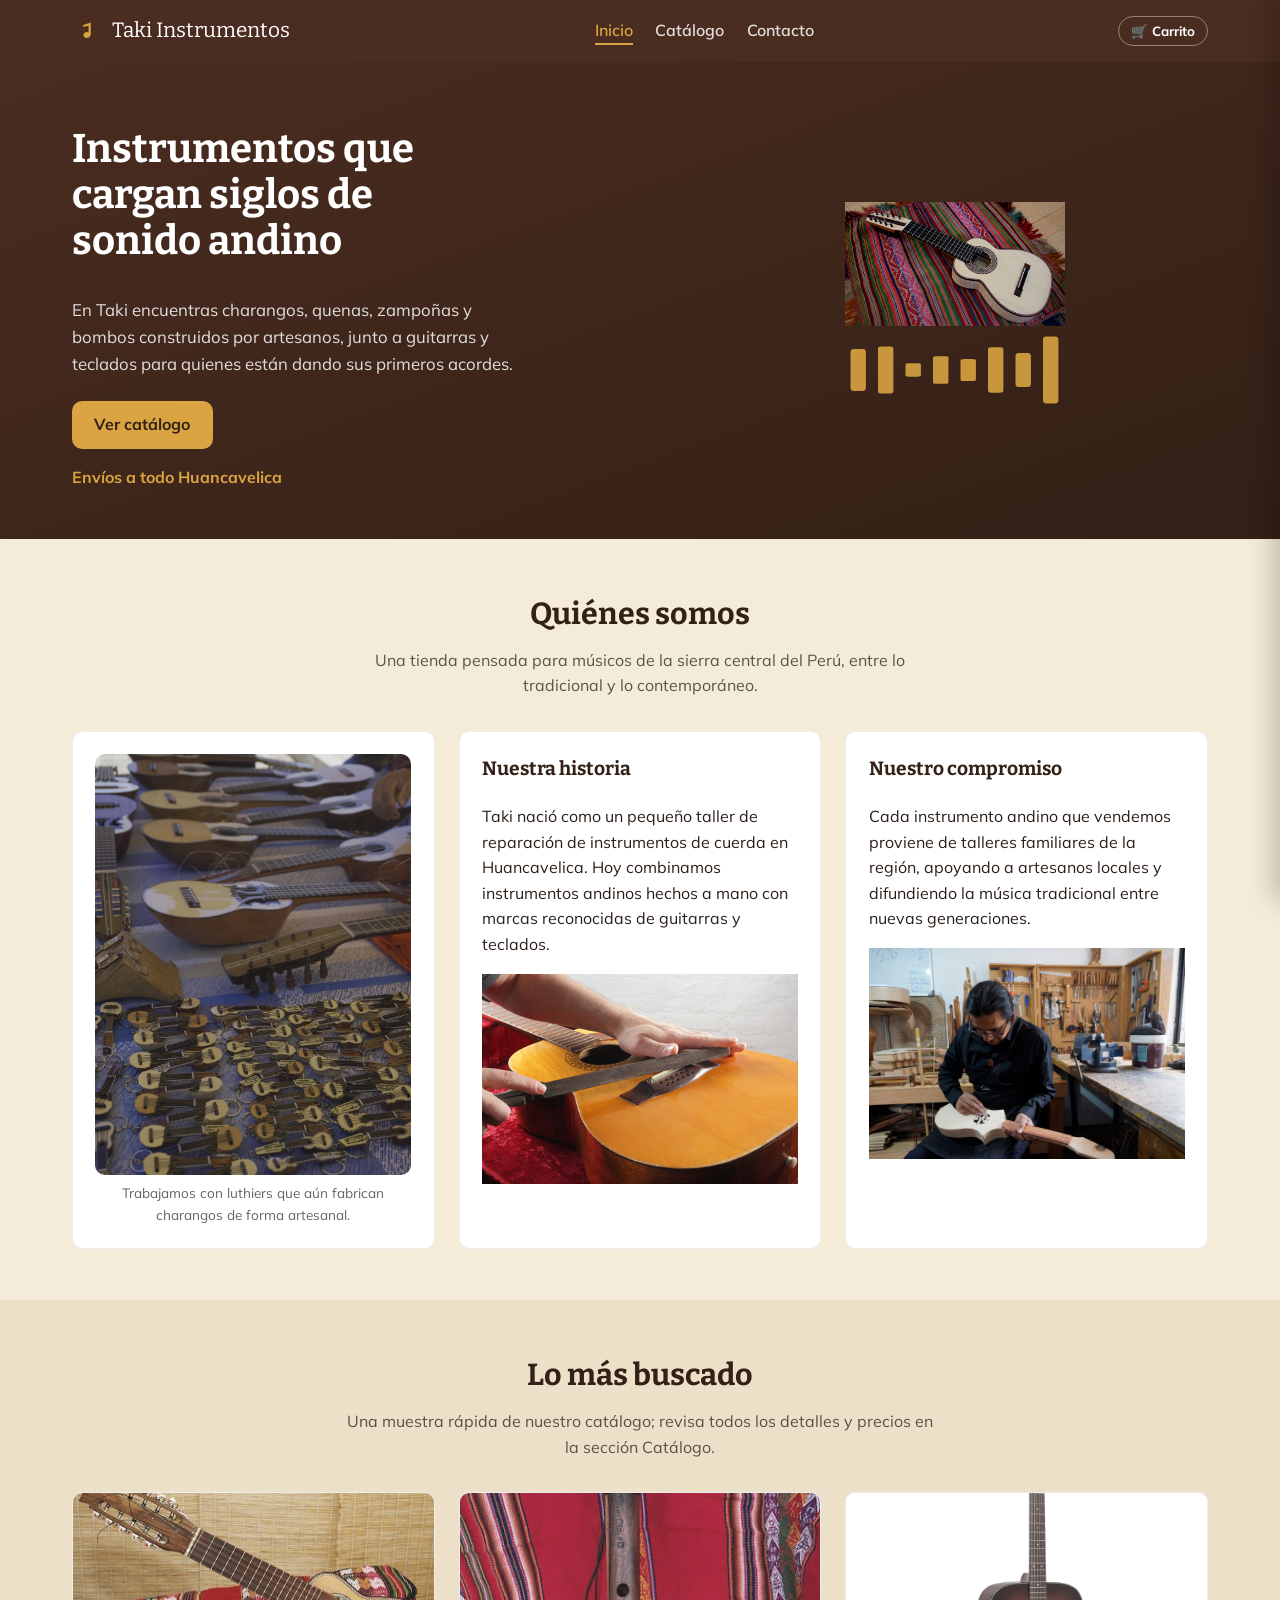
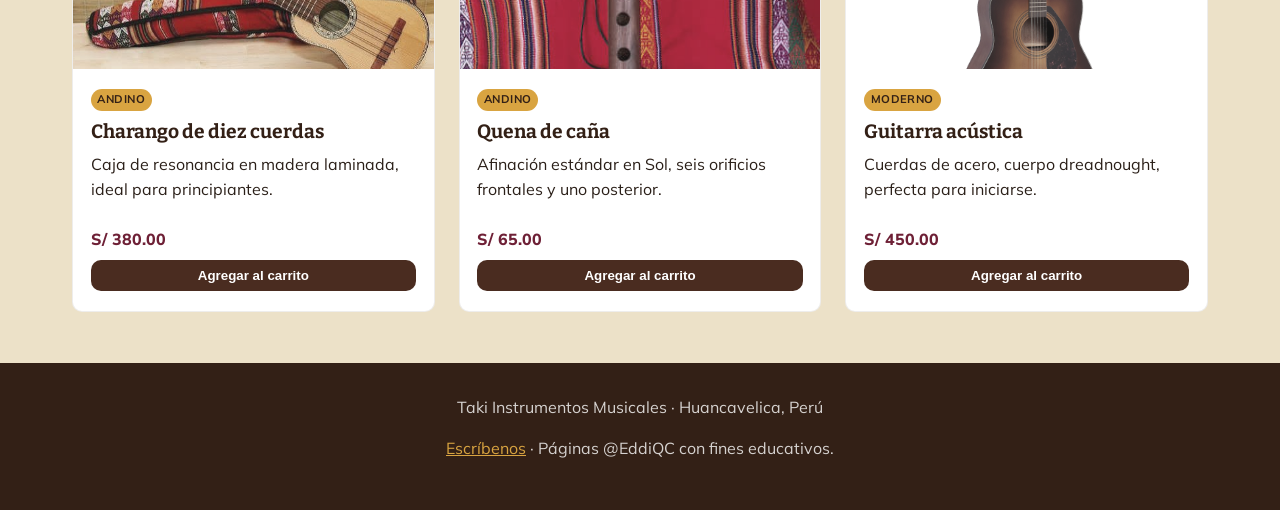
<file: index.html>
<!DOCTYPE html>
<html lang="es">
<head>
  <meta charset="UTF-8">  
  <meta name="viewport" content="width=device-width, initial-scale=1.0">
  <title>Taki Instrumentos Musicales &mdash; Andinos y modernos</title>
  <meta name="description" content="Tienda de instrumentos musicales andinos y modernos: charangos, quenas, zampoñas, bombos, guitarras y teclados.">
  <meta name="author" content="Eddi Quispe">
  <meta name="keywords" content="instrumentos musicales, charango, quena, zampoña, bombo, guitarra, teclado, tienda musical">
  <link rel="icon" type="image/svg+xml" href="svg/favicon.svg">
  <link rel="preconnect" href="https://fonts.googleapis.com">
  <link href="https://fonts.googleapis.com/css2?family=Bitter:wght@500;700&family=Mulish:wght@400;600;700&display=swap" rel="stylesheet">
  <link rel="stylesheet" href="css/styles.css">
</head>
<body>

  <header class="site-header">
    <nav class="nav-bar">
      <a href="index.html" class="brand">
        <img src="svg/favicon.svg" alt="Logotipo Taki Instrumentos">
        Taki Instrumentos
      </a>
      <ul class="nav-links">
        <li><a href="index.html" class="activa">Inicio</a></li>
        <li><a href="catalogo.html">Catálogo</a></li>
        <li><a href="contacto.html">Contacto</a></li>
      </ul>
      <button type="button" id="abrir-carrito" class="carrito-btn" aria-haspopup="true">
        🛒 Carrito <span class="carrito-badge" hidden>0</span>
      </button>
    </nav>
  </header>

  <section class="hero">
    <div class="container">
      <div class="hero-text">
        <h1>Instrumentos que cargan siglos de sonido andino</h1>
        <p class="hero-lead">En Taki encuentras charangos, quenas, zampoñas y bombos construidos por artesanos, junto a guitarras y teclados para quienes están dando sus primeros acordes.</p>
        <a href="catalogo.html" class="cta">Ver catálogo</a>
        <div class="destacados-rotativos">
          <span class="destacado-frase">Envíos a todo Huancavelica</span>
          <span class="destacado-frase">Artesanos locales certificados</span>
          <span class="destacado-frase">Paga tu instrumento en cuotas</span>
        </div>
      </div>
      <div class="hero-visual">
        <img src="img/charango-peruano.jpg" alt="Charango andino de cuerdas, instrumento insignia de la tienda">
        <img class="onda-sonora" src="svg/onda-sonora.svg" alt="Animación decorativa de ecualizador de sonido">
      </div>
    </div>
  </section>

  <main>
    <section class="section" id="quienes-somos">
      <div class="container">
        <h2 class="section-title">Quiénes somos</h2>
        <p class="section-sub">Una tienda pensada para músicos de la sierra central del Perú, entre lo tradicional y lo contemporáneo.</p>

        <div class="cards-grid">
          <figure class="info-card">
            <img src="img/charangos.jpg" alt="Feria de venta de charangos artesanales">
            <figcaption>Trabajamos con luthiers que aún fabrican charangos de forma artesanal.</figcaption>
          </figure>
          <div class="info-card">
            <h3>Nuestra historia</h3>
            <p>Taki nació como un pequeño taller de reparación de instrumentos de cuerda en Huancavelica. Hoy combinamos instrumentos andinos hechos a mano con marcas reconocidas de guitarras y teclados.</p>
            <img src="img/Taller.jpg" alt="Nuestro taller en Huancavelica">
          </div>
          <div class="info-card">
            <h3>Nuestro compromiso</h3>
            <p>Cada instrumento andino que vendemos proviene de talleres familiares de la región, apoyando a artesanos locales y difundiendo la música tradicional entre nuevas generaciones.</p>
            <img src="img/taller2.jpg" alt="Compromiso con nuestros artesanos">
          </div>
        </div>
      </div>
    </section>

    <section class="section alt" id="destacados">
      <div class="container">
        <h2 class="section-title">Lo más buscado</h2>
        <p class="section-sub">Una muestra rápida de nuestro catálogo; revisa todos los detalles y precios en la sección Catálogo.</p>

        <div class="product-grid">
          <article class="product-card" data-id="charango" data-nombre="Charango de diez cuerdas" data-categoria="Andino">
            <div class="product-media">
              <img src="img/charango_h.jpg" alt="Charango de diez cuerdas">
            </div>
            <div class="product-body">
              <span class="badge">Andino</span>
              <h3>Charango de diez cuerdas</h3>
              <p>Caja de resonancia en madera laminada, ideal para principiantes.</p>
              <span class="price-tag">S/ 380.00</span>
              <button type="button" class="agregar-carrito">Agregar al carrito</button>
            </div>
          </article>
          <article class="product-card" data-id="quena" data-nombre="Quena de caña" data-categoria="Andino">
            <div class="product-media">
              <img src="img/quena2.jpg" alt="Quena de caña">
            </div>
            <div class="product-body">
              <span class="badge">Andino</span>
              <h3>Quena de caña</h3>
              <p>Afinación estándar en Sol, seis orificios frontales y uno posterior.</p>
              <span class="price-tag">S/ 65.00</span>
              <button type="button" class="agregar-carrito">Agregar al carrito</button>
            </div>
          </article>
          <article class="product-card" data-id="guitarra" data-nombre="Guitarra acústica" data-categoria="Moderno">
            <div class="product-media">
              <img src="img/F335.png" alt="Guitarra acústica">
            </div>
            <div class="product-body">
              <span class="badge">Moderno</span>
              <h3>Guitarra acústica</h3>
              <p>Cuerdas de acero, cuerpo dreadnought, perfecta para iniciarse.</p>
              <span class="price-tag">S/ 450.00</span>
              <button type="button" class="agregar-carrito">Agregar al carrito</button>
            </div>
          </article>
        </div>
      </div>
    </section>
  </main>

  <footer class="site-footer">
    <p>Taki Instrumentos Musicales &middot; Huancavelica, Perú</p>
    <p><a href="contacto.html">Escríbenos</a> &middot; Páginas @EddiQC con fines educativos.</p>
  </footer>

  <div id="carrito-fondo" class="carrito-fondo"></div>
  <aside id="carrito-panel" class="carrito-panel" aria-hidden="true">
    <div class="carrito-cabecera">
      <h2>Tu carrito</h2>
      <button type="button" id="cerrar-carrito" class="carrito-cerrar" aria-label="Cerrar carrito">&times;</button>
    </div>
    <p id="carrito-vacio">Tu carrito está vacío.</p>
    <ul id="carrito-lista" class="carrito-lista"></ul>
    <div class="carrito-resumen">
      <p class="carrito-resumen-linea"><span>Total</span> <span id="carrito-total">S/ 0.00</span></p>
      <p id="carrito-cuotas" class="carrito-cuotas"></p>
      <p class="carrito-puntos">Puntos Taki ganados: <span id="puntos-taki">0</span></p>
      <a href="contacto.html" class="cta" style="display:block; text-align:center;">Finalizar pedido</a>
    </div>
  </aside>

  <div id="toast-contenedor" class="toast-contenedor"></div>
  <button type="button" id="volver-arriba" class="volver-arriba" aria-label="Volver arriba">&uarr;</button>

  <div id="cargando">
    <img src="svg/onda-sonora.svg" alt="Cargando" style="width:80px;">
  </div>

  <script src="js/app.js" defer></script>
</body>
</html>
</file>
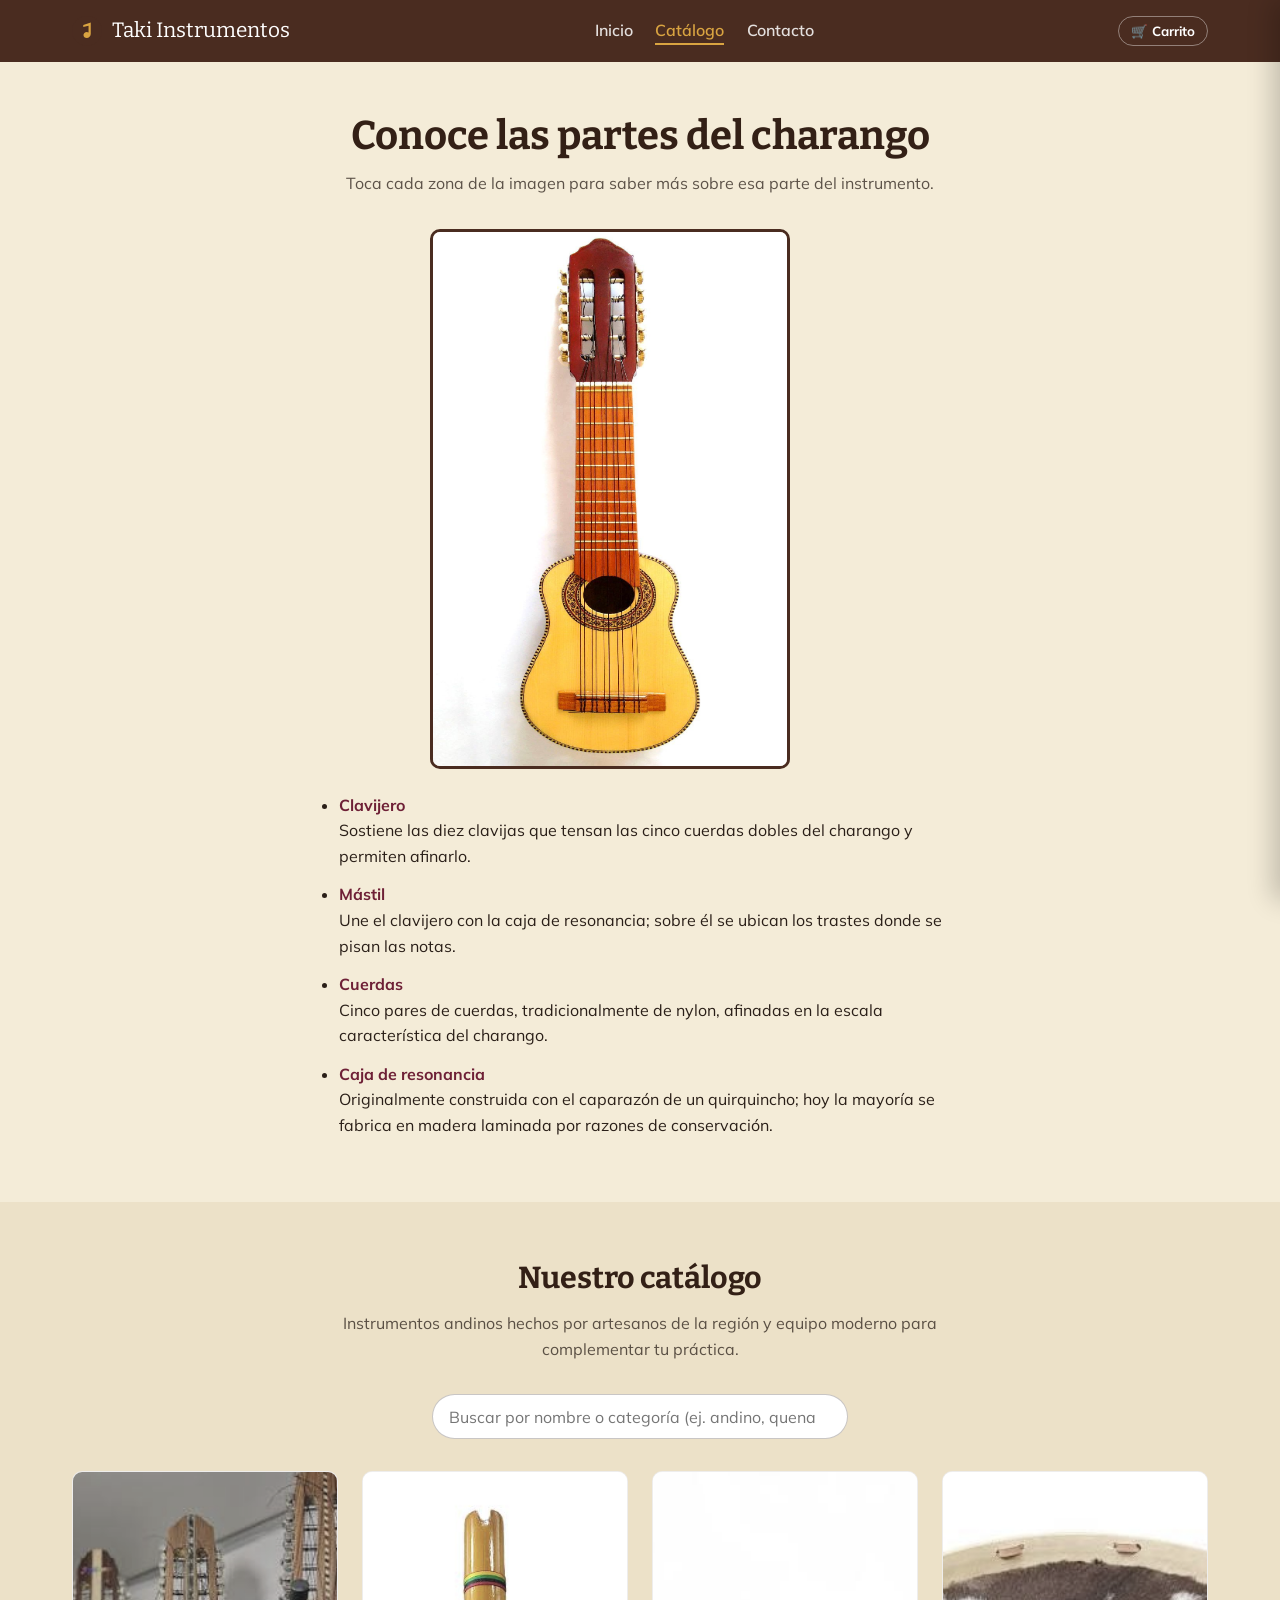
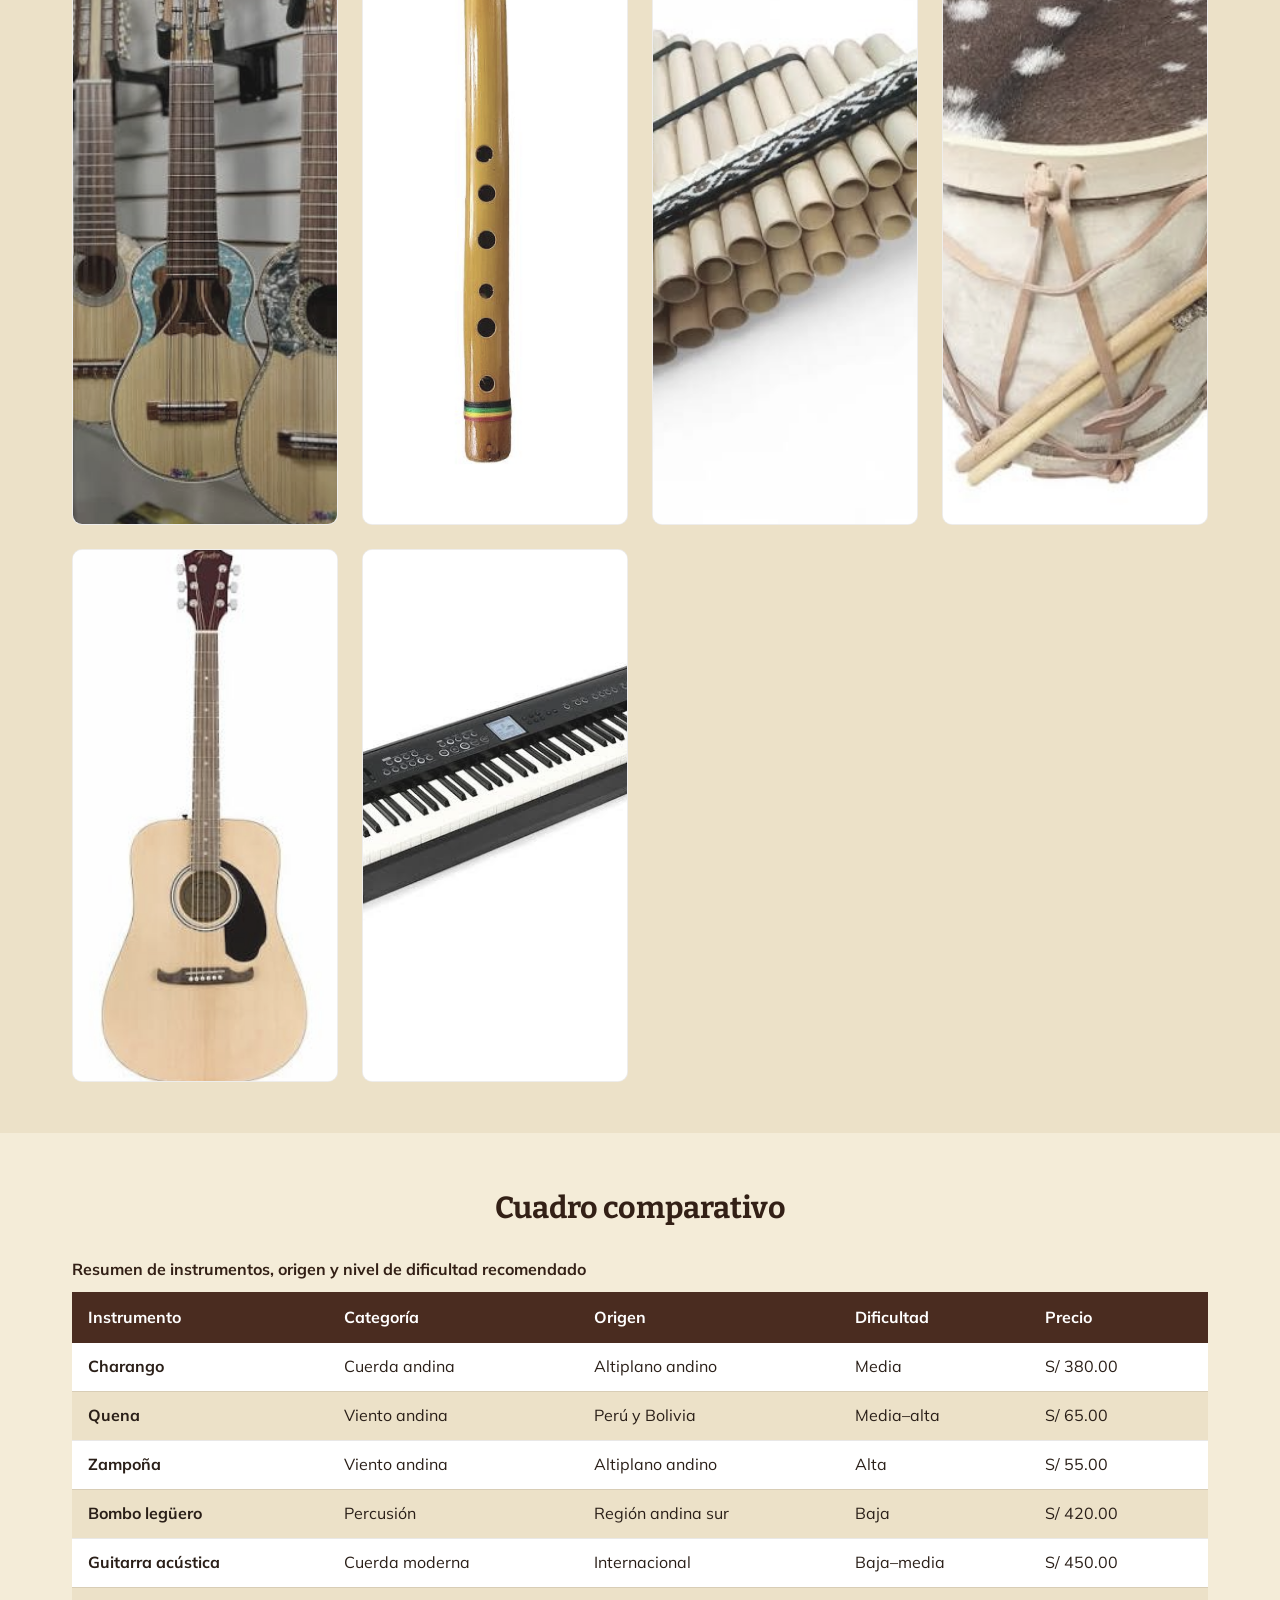
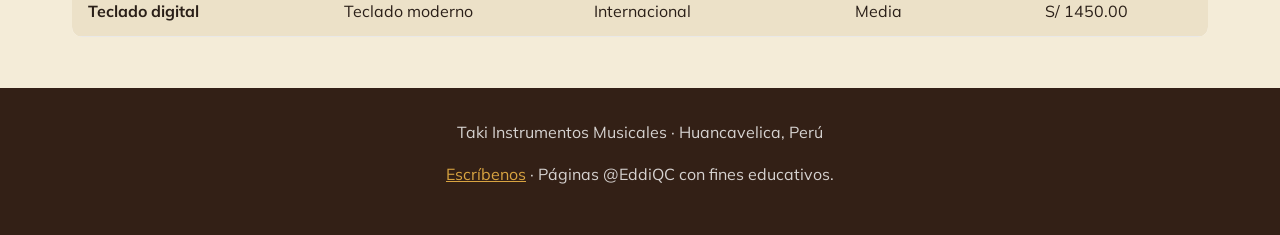
<file: catalogo.html>
<!DOCTYPE html>
<html lang="es">
<head>
  <meta charset="UTF-8">
  <meta name="viewport" content="width=device-width, initial-scale=1.0">
  <title>Catálogo &mdash; Taki Instrumentos Musicales</title>
  <meta name="description" content="Catálogo de instrumentos andinos y modernos: charango, quena, zampoña, bombo, guitarra y teclado, con precios.">
  <meta name="author" content="Eddi Quispe">
  <link rel="icon" type="image/svg+xml" href="svg/favicon.svg">
  <link rel="preconnect" href="https://fonts.googleapis.com">
  <link href="https://fonts.googleapis.com/css2?family=Bitter:wght@500;700&family=Mulish:wght@400;600;700&display=swap" rel="stylesheet">
  <link rel="stylesheet" href="css/styles.css">
</head>
<body>

  <header class="site-header">
    <nav class="nav-bar">
      <a href="index.html" class="brand">
        <img src="svg/favicon.svg" alt="Logotipo Taki Instrumentos">
        Taki Instrumentos
      </a>
      <ul class="nav-links">
        <li><a href="index.html">Inicio</a></li>
        <li><a href="catalogo.html" class="activa">Catálogo</a></li>
        <li><a href="contacto.html">Contacto</a></li>
      </ul>
      <button type="button" id="abrir-carrito" class="carrito-btn" aria-haspopup="true">
        🛒 Carrito <span class="carrito-badge" hidden>0</span>
      </button>
    </nav>
  </header>

  <main>

    <section class="section">
      <div class="container">
        <h1 class="section-title">Conoce las partes del charango</h1>
        <p class="section-sub">Toca cada zona de la imagen para saber más sobre esa parte del instrumento.</p>

        <div class="map-wrap">
          <img src="img/Pcharango.jpg"
               alt="Charango andino visto de frente, con zonas interactivas sobre sus partes"
               usemap="#mapa-charango" width="360" height="540">
          <map name="mapa-charango">
            <area shape="rect" coords="140,5,220,55" href="#parte-clavijero" alt="Clavijero" title="Clavijero">
            <area shape="rect" coords="155,55,205,225" href="#parte-mastil" alt="Mástil" title="Mástil">
            <area shape="rect" coords="170,225,190,420" href="#parte-cuerdas" alt="Cuerdas" title="Cuerdas">
            <area shape="rect" coords="45,225,315,525" href="#parte-caja" alt="Caja de resonancia" title="Caja de resonancia">
          </map>
        </div>

        <ul class="partes-lista">
          <li id="parte-clavijero"><span>Clavijero</span> Sostiene las diez clavijas que tensan las cinco cuerdas dobles del charango y permiten afinarlo.</li>
          <li id="parte-mastil"><span>Mástil</span> Une el clavijero con la caja de resonancia; sobre él se ubican los trastes donde se pisan las notas.</li>
          <li id="parte-cuerdas"><span>Cuerdas</span> Cinco pares de cuerdas, tradicionalmente de nylon, afinadas en la escala característica del charango.</li>
          <li id="parte-caja"><span>Caja de resonancia</span> Originalmente construida con el caparazón de un quirquincho; hoy la mayoría se fabrica en madera laminada por razones de conservación.</li>
        </ul>
      </div>
    </section>

    <section class="section alt">
      <div class="container">
        <h2 class="section-title">Nuestro catálogo</h2>
        <p class="section-sub">Instrumentos andinos hechos por artesanos de la región y equipo moderno para complementar tu práctica.</p>

        <div class="buscador-wrap">
          <label for="buscador" class="campo label-oculta">Buscar instrumento</label>
          <input type="search" id="buscador" placeholder="Buscar por nombre o categoría (ej. andino, quena)...">
        </div>
        <p id="sin-resultados" hidden>No encontramos instrumentos con ese término.</p>

        <div class="product-grid">

          <article class="product-card" data-id="charango" data-nombre="Charango de diez cuerdas" data-categoria="Andino">
            <picture class="product-media">
              <source media="(max-width: 480px)" srcset="img/charango.jpg 300w">
              <img src="img/charango10.jpg"
                   srcset="img/charango10.jpg 300w,
                           img/charango10.jpg 600w"
                   sizes="(max-width: 480px) 300px, 600px"
                   alt="Charango andino de diez cuerdas">
            </picture>
            <div class="product-body">
              <span class="badge">Andino</span>
              <h3>Charango de diez cuerdas</h3>
              <p>Tapa en madera de pino, cuerpo abombado, incluye funda básica.</p>
              <span class="price-tag">S/ 380.00</span>
            <button type="button" class="agregar-carrito">Agregar al carrito</button>
            </div>
          </article>

          <article class="product-card" data-id="quena" data-nombre="Quena de caña" data-categoria="Andino">
            <picture class="product-media">
              <img src="img/quena.jpg"
                   srcset="img/quena.jpg 300w,
                           img/quena.jpg 600w"
                   sizes="(max-width: 480px) 300px, 600px"
                   alt="Quena de caña, flauta andina">
            </picture>
            <div class="product-body">
              <span class="badge">Andino</span>
              <h3>Quena de caña</h3>
              <p>Afinación en Sol, seis orificios frontales y uno posterior para el pulgar.</p>
              <span class="price-tag">S/ 65.00</span>
            <button type="button" class="agregar-carrito">Agregar al carrito</button>
            </div>
          </article>

          <article class="product-card" data-id="zampona" data-nombre="Zampoña (siku)" data-categoria="Andino">
            <picture class="product-media">
              <img src="img/zampoña2.jpg"
                   srcset="img/zampoña2.jpg 300w,
                           img/zampoña2.jpg 600w"
                   sizes="(max-width: 480px) 300px, 600px"
                   alt="Zampoña de caña, doble hilera de tubos">
            </picture>
            <div class="product-body">
              <span class="badge">Andino</span>
              <h3>Zampoña (siku)</h3>
              <p>Par de hileras &mdash; arca e ira &mdash; para tocar en dúo o en solitario.</p>
              <span class="price-tag">S/ 55.00</span>
            <button type="button" class="agregar-carrito">Agregar al carrito</button>
            </div>
          </article>

          <article class="product-card" data-id="bombo" data-nombre="Bombo legüero" data-categoria="Andino">
            <picture class="product-media">
              <img src="img/bombo.jpg"
                   srcset="img/bombo.jpg 300w,
                           img/bombo.jpg 600w"
                   sizes="(max-width: 480px) 300px, 600px"
                   alt="Bombo legüero de cuero">
            </picture>
            <div class="product-body">
              <span class="badge">Andino</span>
              <h3>Bombo legüero</h3>
              <p>Parches de cuero curtido sobre cuerpo de madera ahuecada.</p>
              <span class="price-tag">S/ 420.00</span>
            <button type="button" class="agregar-carrito">Agregar al carrito</button>
            </div>
          </article>

          <article class="product-card" data-id="guitarra" data-nombre="Guitarra acústica" data-categoria="Moderno">
            <picture class="product-media">
              <img src="img/A_guitar.jpg"
                   srcset="img/A_guitar.jpg 300w,
                           img/A_guitar.jpg 600w"
                   sizes="(max-width: 480px) 300px, 600px"
                   alt="Guitarra acústica de cuerdas de acero">
            </picture>
            <div class="product-body">
              <span class="badge">Moderno</span>
              <h3>Guitarra acústica</h3>
              <p>Cuerpo dreadnought, cuerdas de acero, ideal para iniciarse.</p>
              <span class="price-tag">S/ 450.00</span>
            <button type="button" class="agregar-carrito">Agregar al carrito</button>
            </div>
          </article>

          <article class="product-card" data-id="teclado" data-nombre="Teclado digital 88 teclas" data-categoria="Moderno">
            <picture class="product-media">
              <img src="img/teclado.jpg"
                   srcset="img/teclado.jpg 300w,
                           img/teclado.jpg 600w"
                   sizes="(max-width: 480px) 300px, 600px"
                   alt="Teclado digital de 88 teclas">
            </picture>
            <div class="product-body">
              <span class="badge">Moderno</span>
              <h3>Teclado digital 88 teclas</h3>
              <p>Teclado sensible al toque, ideal para práctica y grabación en casa.</p>
              <span class="price-tag">S/ 1450.00</span>
            <button type="button" class="agregar-carrito">Agregar al carrito</button>
            </div>
          </article>

        </div>
      </div>
    </section>

    <section class="section">
      <div class="container">
        <h2 class="section-title">Cuadro comparativo</h2>
        <div class="table-wrap">
          <table>
            <caption>Resumen de instrumentos, origen y nivel de dificultad recomendado</caption>
            <thead>
              <tr>
                <th scope="col">Instrumento</th>
                <th scope="col">Categoría</th>
                <th scope="col">Origen</th>
                <th scope="col">Dificultad</th>
                <th scope="col">Precio</th>
              </tr>
            </thead>
            <tbody>
              <tr>
                <th scope="row">Charango</th>
                <td>Cuerda andina</td>
                <td>Altiplano andino</td>
                <td>Media</td>
                <td>S/ 380.00</td>
              </tr>
              <tr>
                <th scope="row">Quena</th>
                <td>Viento andina</td>
                <td>Perú y Bolivia</td>
                <td>Media&ndash;alta</td>
                <td>S/ 65.00</td>
              </tr>
              <tr>
                <th scope="row">Zampoña</th>
                <td>Viento andina</td>
                <td>Altiplano andino</td>
                <td>Alta</td>
                <td>S/ 55.00</td>
              </tr>
              <tr>
                <th scope="row">Bombo legüero</th>
                <td>Percusión</td>
                <td>Región andina sur</td>
                <td>Baja</td>
                <td>S/ 420.00</td>
              </tr>
              <tr>
                <th scope="row">Guitarra acústica</th>
                <td>Cuerda moderna</td>
                <td>Internacional</td>
                <td>Baja&ndash;media</td>
                <td>S/ 450.00</td>
              </tr>
              <tr>
                <th scope="row">Teclado digital</th>
                <td>Teclado moderno</td>
                <td>Internacional</td>
                <td>Media</td>
                <td>S/ 1450.00</td>
              </tr>
            </tbody>
          </table>
        </div>
      </div>
    </section>

  </main>

  <footer class="site-footer">
    <p>Taki Instrumentos Musicales &middot; Huancavelica, Perú</p>
    <p><a href="contacto.html">Escríbenos</a> &middot; Páginas @EddiQC con fines educativos.</p>
  </footer>

  <div id="carrito-fondo" class="carrito-fondo"></div>
  <aside id="carrito-panel" class="carrito-panel" aria-hidden="true">
    <div class="carrito-cabecera">
      <h2>Tu carrito</h2>
      <button type="button" id="cerrar-carrito" class="carrito-cerrar" aria-label="Cerrar carrito">&times;</button>
    </div>
    <p id="carrito-vacio">Tu carrito está vacío.</p>
    <ul id="carrito-lista" class="carrito-lista"></ul>
    <div class="carrito-resumen">
      <p class="carrito-resumen-linea"><span>Total</span> <span id="carrito-total">S/ 0.00</span></p>
      <p id="carrito-cuotas" class="carrito-cuotas"></p>
      <p class="carrito-puntos">Puntos Taki ganados: <span id="puntos-taki">0</span></p>
      <a href="contacto.html" class="cta" style="display:block; text-align:center;">Finalizar pedido</a>
    </div>
  </aside>

  <div id="toast-contenedor" class="toast-contenedor"></div>
  <button type="button" id="volver-arriba" class="volver-arriba" aria-label="Volver arriba">&uarr;</button>

  <div id="cargando">
    <img src="svg/onda-sonora.svg" alt="Cargando" style="width:80px;">
  </div>

  <script src="js/app.js" defer></script>
</body>
</html>
</file>
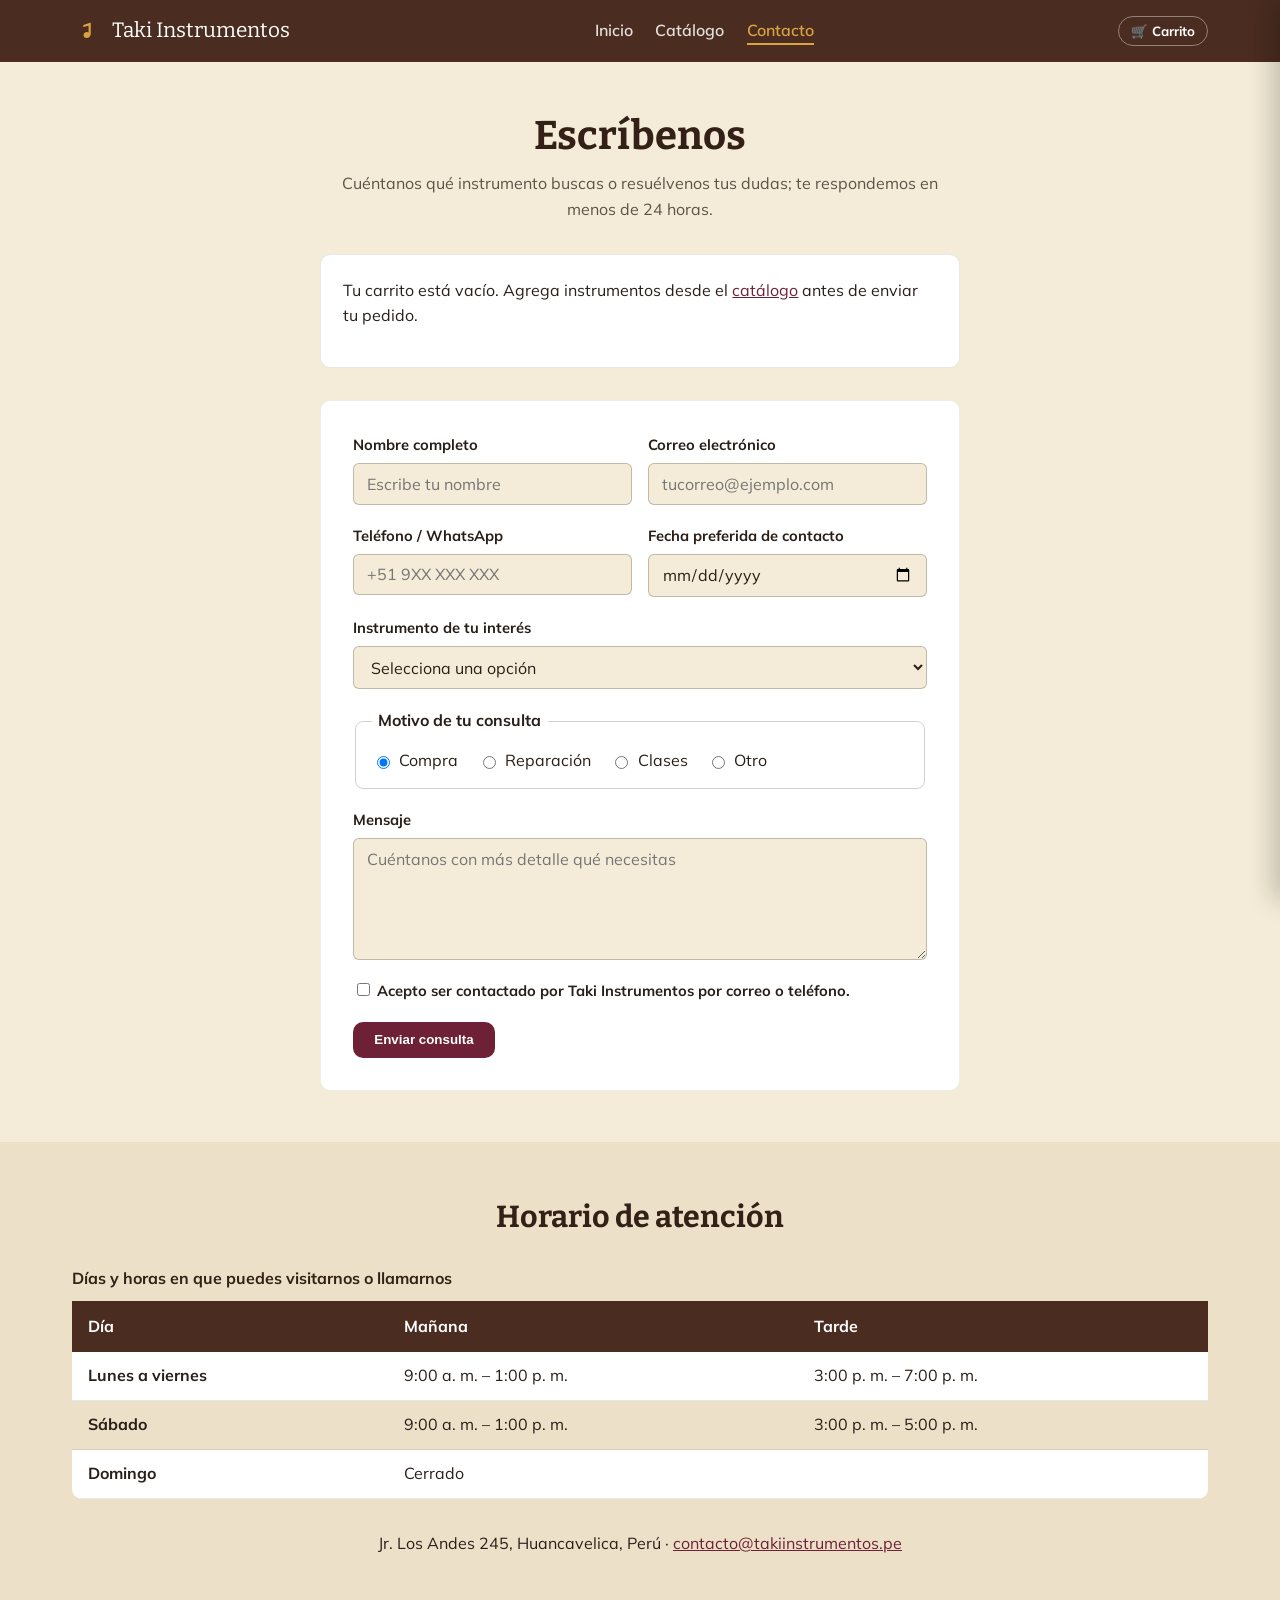
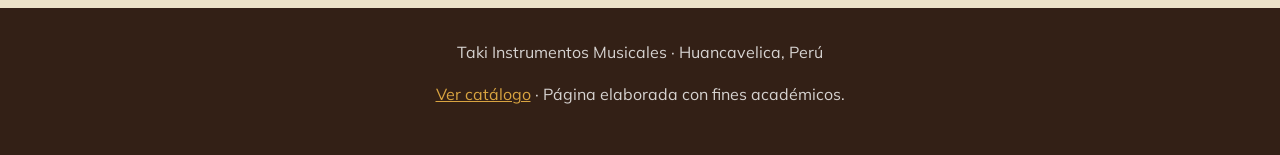
<file: contacto.html>
<!DOCTYPE html>
<html lang="es">
<head>
  <meta charset="UTF-8">
  <meta name="viewport" content="width=device-width, initial-scale=1.0">
  <title>Contacto &mdash; Taki Instrumentos Musicales</title>
  <meta name="description" content="Escríbenos para consultas, pedidos o cotizaciones de instrumentos musicales andinos y modernos.">
  <meta name="author" content="Eddi Quispe">
  <link rel="icon" type="image/svg+xml" href="svg/favicon.svg">
  <link rel="preconnect" href="https://fonts.googleapis.com">
  <link href="https://fonts.googleapis.com/css2?family=Bitter:wght@500;700&family=Mulish:wght@400;600;700&display=swap" rel="stylesheet">
  <link rel="stylesheet" href="css/styles.css">
</head>
<body>

  <header class="site-header">
    <nav class="nav-bar">
      <a href="index.html" class="brand">
        <img src="svg/favicon.svg" alt="Logotipo Taki Instrumentos">
        Taki Instrumentos
      </a>
      <ul class="nav-links">
        <li><a href="index.html">Inicio</a></li>
        <li><a href="catalogo.html">Catálogo</a></li>
        <li><a href="contacto.html" class="activa">Contacto</a></li>
      </ul>
      <button type="button" id="abrir-carrito" class="carrito-btn" aria-haspopup="true">
        🛒 Carrito <span class="carrito-badge" hidden>0</span>
      </button>
    </nav>
  </header>

  <main>
    <section class="section">
      <div class="container">
        <h1 class="section-title">Escríbenos</h1>
        <p class="section-sub">Cuéntanos qué instrumento buscas o resuélvenos tus dudas; te respondemos en menos de 24 horas.</p>

        <div id="resumen-pedido" class="resumen-pedido"></div>

        <form class="form-wrap" action="#" method="post">
          <input type="hidden" id="codigo-pedido" name="codigo_pedido">

          <div class="campo-fila">
            <div class="campo">
              <label for="nombre">Nombre completo</label>
              <input type="text" id="nombre" name="nombre" placeholder="Escribe tu nombre" required>
            </div>
            <div class="campo">
              <label for="correo">Correo electrónico</label>
              <input type="email" id="correo" name="correo" placeholder="tucorreo@ejemplo.com" required>
            </div>
          </div>

          <div class="campo-fila">
            <div class="campo">
              <label for="telefono">Teléfono / WhatsApp</label>
              <input type="tel" id="telefono" name="telefono" placeholder="+51 9XX XXX XXX">
            </div>
            <div class="campo">
              <label for="fecha">Fecha preferida de contacto</label>
              <input type="date" id="fecha" name="fecha">
            </div>
          </div>

          <div class="campo">
            <label for="instrumento">Instrumento de tu interés</label>
            <select id="instrumento" name="instrumento" required>
              <option value="">Selecciona una opción</option>
              <option value="charango">Charango</option>
              <option value="quena">Quena</option>
              <option value="zampona">Zampoña</option>
              <option value="bombo">Bombo legüero</option>
              <option value="guitarra">Guitarra acústica</option>
              <option value="teclado">Teclado digital</option>
              <option value="otro">Otro / no estoy seguro</option>
            </select>
          </div>

          <fieldset>
            <legend>Motivo de tu consulta</legend>
            <div class="radio-opciones">
              <label><input type="radio" name="motivo" value="compra" checked> Compra</label>
              <label><input type="radio" name="motivo" value="reparacion"> Reparación</label>
              <label><input type="radio" name="motivo" value="clases"> Clases</label>
              <label><input type="radio" name="motivo" value="otro"> Otro</label>
            </div>
          </fieldset>

          <div class="campo">
            <label for="mensaje">Mensaje</label>
            <textarea id="mensaje" name="mensaje" rows="5" placeholder="Cuéntanos con más detalle qué necesitas" required></textarea>
          </div>

          <div class="campo">
            <label><input type="checkbox" name="acepto" required> Acepto ser contactado por Taki Instrumentos por correo o teléfono.</label>
          </div>

          <button type="submit" class="enviar-btn">Enviar consulta</button>
        </form>
      </div>
    </section>

    <section class="section alt">
      <div class="container">
        <h2 class="section-title">Horario de atención</h2>
        <div class="table-wrap">
          <table>
            <caption>Días y horas en que puedes visitarnos o llamarnos</caption>
            <thead>
              <tr>
                <th scope="col">Día</th>
                <th scope="col">Mañana</th>
                <th scope="col">Tarde</th>
              </tr>
            </thead>
            <tbody>
              <tr>
                <th scope="row">Lunes a viernes</th>
                <td>9:00 a. m. &ndash; 1:00 p. m.</td>
                <td>3:00 p. m. &ndash; 7:00 p. m.</td>
              </tr>
              <tr>
                <th scope="row">Sábado</th>
                <td>9:00 a. m. &ndash; 1:00 p. m.</td>
                <td>3:00 p. m. &ndash; 5:00 p. m.</td>
              </tr>
              <tr>
                <th scope="row">Domingo</th>
                <td colspan="2">Cerrado</td>
              </tr>
            </tbody>
          </table>
        </div>

        <address style="text-align:center; margin-top:2rem; font-style: normal;">
          Jr. Los Andes 245, Huancavelica, Perú &middot;
          <a href="mailto:contacto@takiinstrumentos.pe">contacto@takiinstrumentos.pe</a>
        </address>
      </div>
    </section>
  </main>

  <footer class="site-footer">
    <p>Taki Instrumentos Musicales &middot; Huancavelica, Perú</p>
    <p><a href="catalogo.html">Ver catálogo</a> &middot; Página elaborada con fines académicos.</p>
  </footer>

  <div id="carrito-fondo" class="carrito-fondo"></div>
  <aside id="carrito-panel" class="carrito-panel" aria-hidden="true">
    <div class="carrito-cabecera">
      <h2>Tu carrito</h2>
      <button type="button" id="cerrar-carrito" class="carrito-cerrar" aria-label="Cerrar carrito">&times;</button>
    </div>
    <p id="carrito-vacio">Tu carrito está vacío.</p>
    <ul id="carrito-lista" class="carrito-lista"></ul>
    <div class="carrito-resumen">
      <p class="carrito-resumen-linea"><span>Total</span> <span id="carrito-total">S/ 0.00</span></p>
      <p id="carrito-cuotas" class="carrito-cuotas"></p>
      <p class="carrito-puntos">Puntos Taki ganados: <span id="puntos-taki">0</span></p>
      <a href="catalogo.html" class="cta" style="display:block; text-align:center;">Seguir comprando</a>
    </div>
  </aside>

  <div id="toast-contenedor" class="toast-contenedor"></div>
  <button type="button" id="volver-arriba" class="volver-arriba" aria-label="Volver arriba">&uarr;</button>

  <div id="cargando">
    <img src="svg/onda-sonora.svg" alt="Cargando" style="width:80px;">
  </div>

  <script src="js/app.js" defer></script>
</body>
</html>
</file>
<file: css/styles.css>
/* =========================================================
   Variables
   ========================================================= */
:root {
  --color-cream: #f4ecd8;
  --color-cream-soft: #ece1c8;
  --color-wood: #4a2c20;
  --color-wood-dark: #332016;
  --color-amber: #d9a441;
  --color-wine: #6e2036;
  --color-ink: #2a1f18;
  --radius: 10px;
  --gap: 1.5rem;
  --container: 74rem;
  --font-display: "Bitter", Georgia, serif;
  --font-body: "Mulish", Arial, sans-serif;
}

* { box-sizing: border-box; }

html { scroll-behavior: smooth; }

body {
  margin: 0;
  font-family: var(--font-body);
  color: var(--color-ink);
  background-color: var(--color-cream);
  line-height: 1.6;
}

h1, h2, h3, h4 {
  font-family: var(--font-display);
  color: var(--color-wood-dark);
  margin-top: 0;
}

h1 { font-size: 2.5rem; line-height: 1.15; }
h2 { font-size: 1.9rem; margin-bottom: 0.6em; }
h3 { font-size: 1.2rem; }

p { margin: 0 0 1em; }

a { color: var(--color-wine); }

img { max-width: 100%; display: block; }

.container {
  max-width: var(--container);
  margin: 0 auto;
  padding: 0 1.5rem;
}

/* =========================================================
   Encabezado y navegación (compartidos en las 3 páginas)
   ========================================================= */
.site-header {
  background-color: var(--color-wood);
  color: #fff;
  position: sticky;
  top: 0;
  z-index: 10;
}

.nav-bar {
  max-width: var(--container);
  margin: 0 auto;
  padding: 0.9em 1.5rem;
  display: flex;
  justify-content: space-between;
  align-items: center;
  flex-wrap: wrap;
  gap: 0.8em;
}

.brand {
  display: flex;
  align-items: center;
  gap: 0.5em;
  font-family: var(--font-display);
  font-size: 1.3rem;
  color: #fff;
  text-decoration: none;
}

.brand img { width: 30px; height: 30px; }

.nav-links {
  list-style: none;
  margin: 0;
  padding: 0;
  display: flex;
  gap: 1.4em;
  flex-wrap: wrap;
}

.nav-links a {
  color: rgba(255, 255, 255, 0.85);
  text-decoration: none;
  font-weight: 600;
  padding-bottom: 3px;
  border-bottom: 2px solid transparent;
  transition: color 0.25s ease, border-color 0.25s ease;
}

.nav-links a:hover,
.nav-links a:focus,
.nav-links a.activa {
  color: var(--color-amber);
  border-bottom-color: var(--color-amber);
}

/* =========================================================
   Hero
   ========================================================= */
.hero {
  background: linear-gradient(160deg, var(--color-wood) 0%, var(--color-wood-dark) 100%);
  color: #fff;
  padding: 4rem 0 3rem;
}

.hero .container {
  display: flex;
  align-items: center;
  gap: var(--gap);
  flex-wrap: wrap;
}

.hero-text { flex: 1 1 320px; }
.hero-visual { flex: 1 1 220px; text-align: center; }
.hero-visual img { width: 100%; max-width: 220px; margin: 0 auto; }

.hero h1 { color: #fff; max-width: 16ch; }

.hero-lead {
  max-width: 46ch;
  color: rgba(255, 255, 255, 0.85);
  font-size: 1.05rem;
}

.cta {
  display: inline-block;
  margin-top: 0.4em;
  padding: 0.7em 1.4em;
  background-color: var(--color-amber);
  color: var(--color-wood-dark);
  border-radius: var(--radius);
  font-weight: 700;
  text-decoration: none;
  transition: transform 0.2s ease, box-shadow 0.2s ease;
}

.cta:hover {
  transform: translateY(-3px) scale(1.03);
  box-shadow: 0 10px 20px rgba(0,0,0,0.25);
}

/* =========================================================
   Secciones generales
   ========================================================= */
.section {
  padding: 3.2rem 0;
}

.section.alt {
  background-color: var(--color-cream-soft);
}

.section-title {
  text-align: center;
  margin-bottom: 0.3em;
}

.section-sub {
  text-align: center;
  max-width: 60ch;
  margin: 0 auto 2rem;
  color: rgba(42, 31, 24, 0.75);
}

/* =========================================================
   Figure / figcaption
   ========================================================= */
figure {
  margin: 0;
}

figure img {
  border-radius: var(--radius);
  width: 100%;
}

figcaption {
  font-size: 0.85rem;
  color: rgba(42, 31, 24, 0.7);
  margin-top: 0.5em;
  text-align: center;
}

.cards-grid {
  display: grid;
  grid-template-columns: repeat(auto-fit, minmax(15rem, 1fr));
  gap: var(--gap);
  margin-top: 2rem;
}

.info-card {
  background-color: #fff;
  border-radius: var(--radius);
  padding: 1.4rem;
  border: 1px solid rgba(42, 31, 24, 0.08);
}

/* =========================================================
   Imagen interactiva (image map)
   ========================================================= */
.map-wrap {
  max-width: 420px;
  margin: 0 auto;
  text-align: center;
}

.map-wrap img {
  border-radius: var(--radius);
  border: 3px solid var(--color-wood);
}

area { cursor: pointer; }

.partes-lista {
  max-width: 640px;
  margin: 1.5rem auto 0;
  padding-left: 1.2em;
}

.partes-lista li { margin-bottom: 0.8em; }

.partes-lista li:target {
  background-color: rgba(217, 164, 65, 0.25);
  border-radius: 6px;
  padding: 0.5em 0.7em;
  margin-left: -0.7em;
  animation: resaltar 1.2s ease;
}

@keyframes resaltar {
  from { background-color: rgba(217, 164, 65, 0.6); }
  to { background-color: rgba(217, 164, 65, 0.25); }
}

.partes-lista span {
  display: block;
  font-weight: 700;
  color: var(--color-wine);
}

/* =========================================================
   Catálogo de productos (picture + srcset)
   ========================================================= */
.product-grid {
  display: grid;
  grid-template-columns: repeat(auto-fit, minmax(14rem, 1fr));
  gap: var(--gap);
  margin-top: 2rem;
}

.product-card {
  background-color: #fff;
  border-radius: var(--radius);
  overflow: hidden;
  border: 1px solid rgba(42, 31, 24, 0.08);
  transition: box-shadow 0.25s ease;
}

.product-card:hover {
  box-shadow: 0 12px 24px rgba(42, 31, 24, 0.18);
}

.product-card .product-media {
  overflow: hidden;
  height: 11rem;
}

.product-card img {
  width: 100%;
  height: 100%;
  object-fit: cover;
  filter: grayscale(35%) saturate(0.9);
  opacity: 0.92;
  transform: scale(1.02);
  transition: filter 0.4s ease, transform 0.4s ease, opacity 0.4s ease;
}

.product-card:hover img {
  filter: grayscale(0%) saturate(1.15);
  opacity: 1;
  transform: scale(1.08);
}

.product-body { padding: 1rem 1.1rem 1.2rem; }

.product-body h3 { margin-bottom: 0.2em; }

.price-tag {
  display: inline-block;
  margin-top: 0.5em;
  font-weight: 800;
  color: var(--color-wine);
}

.badge {
  display: inline-block;
  font-size: 0.7rem;
  font-weight: 700;
  text-transform: uppercase;
  letter-spacing: 0.04em;
  background-color: var(--color-amber);
  color: var(--color-wood-dark);
  padding: 0.2em 0.6em;
  border-radius: 999px;
  margin-bottom: 0.5em;
}

/* =========================================================
   Tablas
   ========================================================= */
.table-wrap {
  overflow-x: auto;
  margin-top: 1.5rem;
}

table {
  width: 100%;
  border-collapse: collapse;
  min-width: 34rem;
  background-color: #fff;
  border-radius: var(--radius);
  overflow: hidden;
}

caption {
  caption-side: top;
  text-align: left;
  font-weight: 700;
  margin-bottom: 0.6em;
  color: var(--color-wood-dark);
}

thead th {
  background-color: var(--color-wood);
  color: #fff;
  text-align: left;
  padding: 0.8em 1em;
}

tbody td, tbody th {
  padding: 0.7em 1em;
  border-bottom: 1px solid rgba(42, 31, 24, 0.1);
  text-align: left;
}

tbody tr:nth-child(even) {
  background-color: var(--color-cream-soft);
}

tbody tr:hover {
  background-color: rgba(217, 164, 65, 0.18);
}

/* =========================================================
   Formulario
   ========================================================= */
.form-wrap {
  max-width: 40rem;
  margin: 2rem auto 0;
  background-color: #fff;
  border-radius: var(--radius);
  padding: 2rem;
  border: 1px solid rgba(42, 31, 24, 0.08);
}

.campo {
  margin-bottom: 1.2rem;
  display: flex;
  flex-direction: column;
  gap: 0.4em;
}

.campo label {
  font-weight: 700;
  font-size: 0.92rem;
}

.campo input,
.campo select,
.campo textarea {
  font-family: var(--font-body);
  font-size: 1rem;
  padding: 0.6em 0.8em;
  border: 1px solid rgba(42, 31, 24, 0.25);
  border-radius: 6px;
  background-color: var(--color-cream);
  color: var(--color-ink);
  transition: border-color 0.2s ease, box-shadow 0.2s ease;
}

.campo input:focus,
.campo select:focus,
.campo textarea:focus {
  outline: none;
  border-color: var(--color-wine);
  box-shadow: 0 0 0 3px rgba(110, 32, 54, 0.15);
}

.campo-fila {
  display: flex;
  gap: 1rem;
  flex-wrap: wrap;
}

.campo-fila .campo { flex: 1 1 12rem; }

fieldset {
  border: 1px solid rgba(42, 31, 24, 0.2);
  border-radius: 8px;
  margin-bottom: 1.2rem;
  padding: 0.9rem 1rem;
}

legend {
  font-weight: 700;
  padding: 0 0.4em;
}

.radio-opciones {
  display: flex;
  gap: 1.2em;
  flex-wrap: wrap;
  font-weight: 400;
}

.radio-opciones label {
  display: flex;
  align-items: center;
  gap: 0.4em;
  font-weight: 400;
}

.enviar-btn {
  border: none;
  background-color: var(--color-wine);
  color: #fff;
  font-weight: 700;
  padding: 0.8em 1.6em;
  border-radius: var(--radius);
  cursor: pointer;
  transition: background-color 0.25s ease, transform 0.2s ease;
}

.enviar-btn:hover {
  background-color: #8a2a46;
  transform: translateY(-2px);
}

/* =========================================================
   Onda sonora decorativa
   ========================================================= */
.onda-sonora {
  width: 140px;
  margin: 1.5rem auto 0;
  opacity: 0.9;
}

/* =========================================================
   Pie de página
   ========================================================= */
.site-footer {
  background-color: var(--color-wood-dark);
  color: rgba(255, 255, 255, 0.8);
  text-align: center;
  padding: 2rem 1.5rem;
}

.site-footer a { color: var(--color-amber); }

/* =========================================================
   Animaciones
   ========================================================= */
@keyframes aparecer {
  from { opacity: 0; transform: translateY(16px); }
  to { opacity: 1; transform: translateY(0); }
}

.hero-text, .hero-visual {
  animation: aparecer 0.8s ease both;
}

.hero-visual { animation-delay: 0.15s; }

/* =========================================================
   Responsivo
   ========================================================= */
@media (max-width: 640px) {
  .hero h1 { font-size: 2rem; }
  .nav-links { gap: 0.9em; font-size: 0.92rem; }
  .form-wrap { padding: 1.2rem; }
}

/* =========================================================
   Botón del carrito en la navegación
   ========================================================= */
.carrito-btn {
  position: relative;
  background: none;
  border: 1px solid rgba(255, 255, 255, 0.4);
  color: #fff;
  border-radius: 999px;
  padding: 0.45em 0.9em;
  font-family: var(--font-body);
  font-weight: 700;
  cursor: pointer;
  display: flex;
  align-items: center;
  gap: 0.4em;
  transition: background-color 0.2s ease;
}

.carrito-btn:hover {
  background-color: rgba(255, 255, 255, 0.12);
}

.carrito-badge {
  background-color: var(--color-amber);
  color: var(--color-wood-dark);
  font-size: 0.75rem;
  font-weight: 800;
  border-radius: 999px;
  padding: 0.05em 0.5em;
  min-width: 1.2em;
  text-align: center;
}

/* =========================================================
   Panel deslizable del carrito
   ========================================================= */
.carrito-fondo {
  position: fixed;
  inset: 0;
  background-color: rgba(42, 31, 24, 0.5);
  opacity: 0;
  pointer-events: none;
  transition: opacity 0.25s ease;
  z-index: 20;
}

.carrito-fondo.visible {
  opacity: 1;
  pointer-events: auto;
}

.carrito-panel {
  position: fixed;
  top: 0;
  right: 0;
  height: 100%;
  width: min(24rem, 100%);
  background-color: var(--color-cream);
  box-shadow: -8px 0 24px rgba(0, 0, 0, 0.2);
  transform: translateX(100%);
  transition: transform 0.3s ease;
  z-index: 21;
  display: flex;
  flex-direction: column;
}

.carrito-panel.abierto {
  transform: translateX(0);
}

.carrito-cabecera {
  display: flex;
  justify-content: space-between;
  align-items: center;
  padding: 1.2rem;
  background-color: var(--color-wood);
  color: #fff;
}

.carrito-cabecera h2 {
  color: #fff;
  font-size: 1.3rem;
  margin: 0;
}

.carrito-cerrar {
  background: none;
  border: none;
  color: #fff;
  font-size: 1.5rem;
  cursor: pointer;
  line-height: 1;
}

.carrito-lista {
  list-style: none;
  margin: 0;
  padding: 1rem 1.2rem;
  overflow-y: auto;
  flex: 1;
}

.carrito-item {
  display: grid;
  grid-template-columns: 3.5rem 1fr auto;
  gap: 0.7em;
  align-items: center;
  padding: 0.8em 0;
  border-bottom: 1px solid rgba(42, 31, 24, 0.1);
}

.carrito-item img {
  width: 3.5rem;
  height: 3.5rem;
  object-fit: cover;
  border-radius: 6px;
}

.carrito-item-info h4 {
  margin: 0 0 0.1em;
  font-size: 0.98rem;
}

.carrito-item-info p {
  margin: 0 0 0.3em;
  font-size: 0.85rem;
  color: rgba(42, 31, 24, 0.7);
}

.carrito-cantidad {
  display: flex;
  align-items: center;
  gap: 0.5em;
}

.qty-btn {
  width: 1.6rem;
  height: 1.6rem;
  border-radius: 50%;
  border: 1px solid rgba(42, 31, 24, 0.3);
  background-color: #fff;
  cursor: pointer;
  font-weight: 700;
}

.carrito-quitar {
  background: none;
  border: none;
  color: var(--color-wine);
  font-size: 1.2rem;
  cursor: pointer;
  align-self: start;
}

#carrito-vacio {
  padding: 1rem 1.2rem;
  color: rgba(42, 31, 24, 0.7);
}

.carrito-resumen {
  padding: 1.2rem;
  border-top: 1px solid rgba(42, 31, 24, 0.12);
}

.carrito-resumen-linea {
  display: flex;
  justify-content: space-between;
  font-weight: 800;
  font-size: 1.1rem;
  margin-bottom: 0.3em;
}

.carrito-cuotas {
  font-size: 0.82rem;
  color: rgba(42, 31, 24, 0.7);
  margin: 0 0 0.6em;
}

.carrito-puntos {
  font-size: 0.82rem;
  color: var(--color-wine);
  margin: 0 0 0.8em;
}

/* =========================================================
   Notificaciones tipo toast
   ========================================================= */
.toast-contenedor {
  position: fixed;
  bottom: 1.2rem;
  left: 50%;
  transform: translateX(-50%);
  z-index: 30;
  display: flex;
  flex-direction: column;
  gap: 0.5em;
  align-items: center;
}

.toast {
  background-color: var(--color-wood-dark);
  color: #fff;
  padding: 0.7em 1.2em;
  border-radius: 999px;
  font-size: 0.9rem;
  box-shadow: 0 8px 20px rgba(0, 0, 0, 0.25);
  animation: toast-entrar 0.25s ease;
}

.toast-salir {
  opacity: 0;
  transform: translateY(10px);
  transition: opacity 0.3s ease, transform 0.3s ease;
}

@keyframes toast-entrar {
  from { opacity: 0; transform: translateY(10px); }
  to { opacity: 1; transform: translateY(0); }
}

/* =========================================================
   Buscador del catálogo
   ========================================================= */
.buscador-wrap {
  max-width: 26rem;
  margin: 1.5rem auto 0;
}

#buscador {
  width: 100%;
  padding: 0.7em 1em;
  border-radius: 999px;
  border: 1px solid rgba(42, 31, 24, 0.25);
  font-family: var(--font-body);
  font-size: 1rem;
  background-color: #fff;
  transition: border-color 0.2s ease, box-shadow 0.2s ease;
}

#buscador.buscador-activo {
  border-color: var(--color-wine);
  box-shadow: 0 0 0 3px rgba(110, 32, 54, 0.15);
}

#sin-resultados {
  text-align: center;
  margin-top: 1.2rem;
  color: rgba(42, 31, 24, 0.7);
}

/* =========================================================
   Frases destacadas giratorias (hero)
   ========================================================= */
.destacados-rotativos {
  position: relative;
  min-height: 1.4em;
  margin-top: 1rem;
}

.destacado-frase {
  position: absolute;
  inset: 0;
  opacity: 0;
  transition: opacity 0.5s ease;
  font-weight: 700;
  color: var(--color-amber);
}

.destacado-frase.activa {
  opacity: 1;
  position: relative;
}

/* =========================================================
   Botón flotante "volver arriba"
   ========================================================= */
.volver-arriba {
  position: fixed;
  bottom: 1.2rem;
  right: 1.2rem;
  width: 2.8rem;
  height: 2.8rem;
  border-radius: 50%;
  border: none;
  background-color: var(--color-wood);
  color: #fff;
  font-size: 1.2rem;
  cursor: pointer;
  opacity: 0;
  pointer-events: none;
  transform: translateY(10px);
  transition: opacity 0.25s ease, transform 0.25s ease;
  z-index: 15;
}

.volver-arriba.visible {
  opacity: 1;
  pointer-events: auto;
  transform: translateY(0);
}

/* =========================================================
   Botón "Agregar al carrito" en las tarjetas de producto
   ========================================================= */
.agregar-carrito {
  margin-top: 0.6em;
  width: 100%;
  border: none;
  background-color: var(--color-wood);
  color: #fff;
  font-weight: 700;
  padding: 0.6em 1em;
  border-radius: var(--radius);
  cursor: pointer;
  transition: background-color 0.2s ease, transform 0.2s ease;
}

.agregar-carrito:hover {
  background-color: var(--color-wine);
  transform: translateY(-2px);
}

/* =========================================================
   Pantalla de carga inicial
   ========================================================= */
#cargando {
  position: fixed;
  inset: 0;
  background-color: var(--color-cream);
  display: flex;
  align-items: center;
  justify-content: center;
  z-index: 50;
  transition: opacity 0.4s ease, visibility 0.4s ease;
}

#cargando.oculto {
  opacity: 0;
  visibility: hidden;
  pointer-events: none;
}

/* =========================================================
   Resumen de pedido (página de contacto)
   ========================================================= */
.resumen-pedido {
  background-color: #fff;
  border-radius: var(--radius);
  padding: 1.4rem;
  border: 1px solid rgba(42, 31, 24, 0.1);
  max-width: 40rem;
  margin: 0 auto 2rem;
}

.resumen-lista {
  list-style: none;
  padding: 0;
  margin: 0 0 0.8em;
}

.resumen-lista li {
  padding: 0.3em 0;
  border-bottom: 1px dashed rgba(42, 31, 24, 0.15);
}

.resumen-linea {
  margin: 0 0 0.2em;
  color: rgba(42, 31, 24, 0.75);
}

.resumen-total {
  font-weight: 800;
  font-size: 1.15rem;
  margin: 0;
}

/* =========================================================
   Accesibilidad: oculto visualmente pero legible por lectores
   de pantalla (para etiquetas de campos como el buscador)
   ========================================================= */
.label-oculta {
  position: absolute;
  width: 1px;
  height: 1px;
  overflow: hidden;
  clip: rect(0, 0, 0, 0);
  white-space: nowrap;
}
</file>
